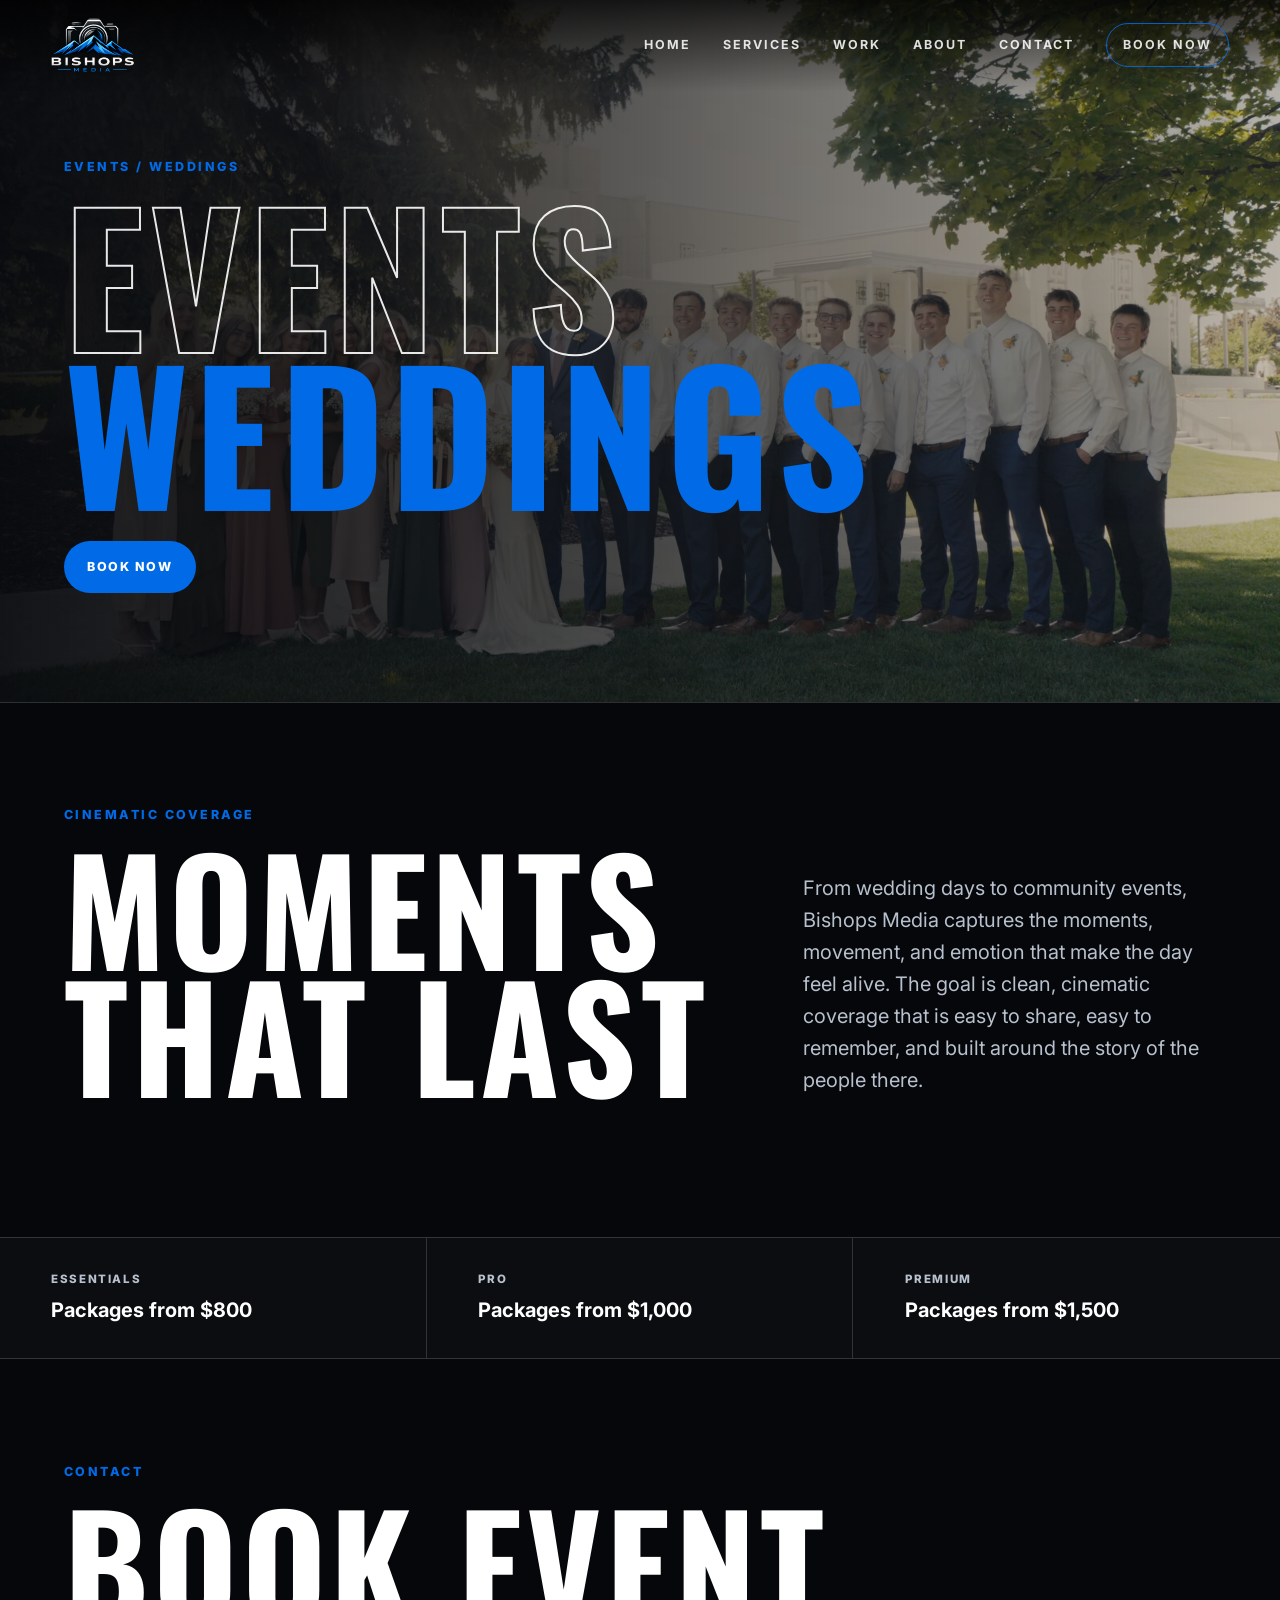
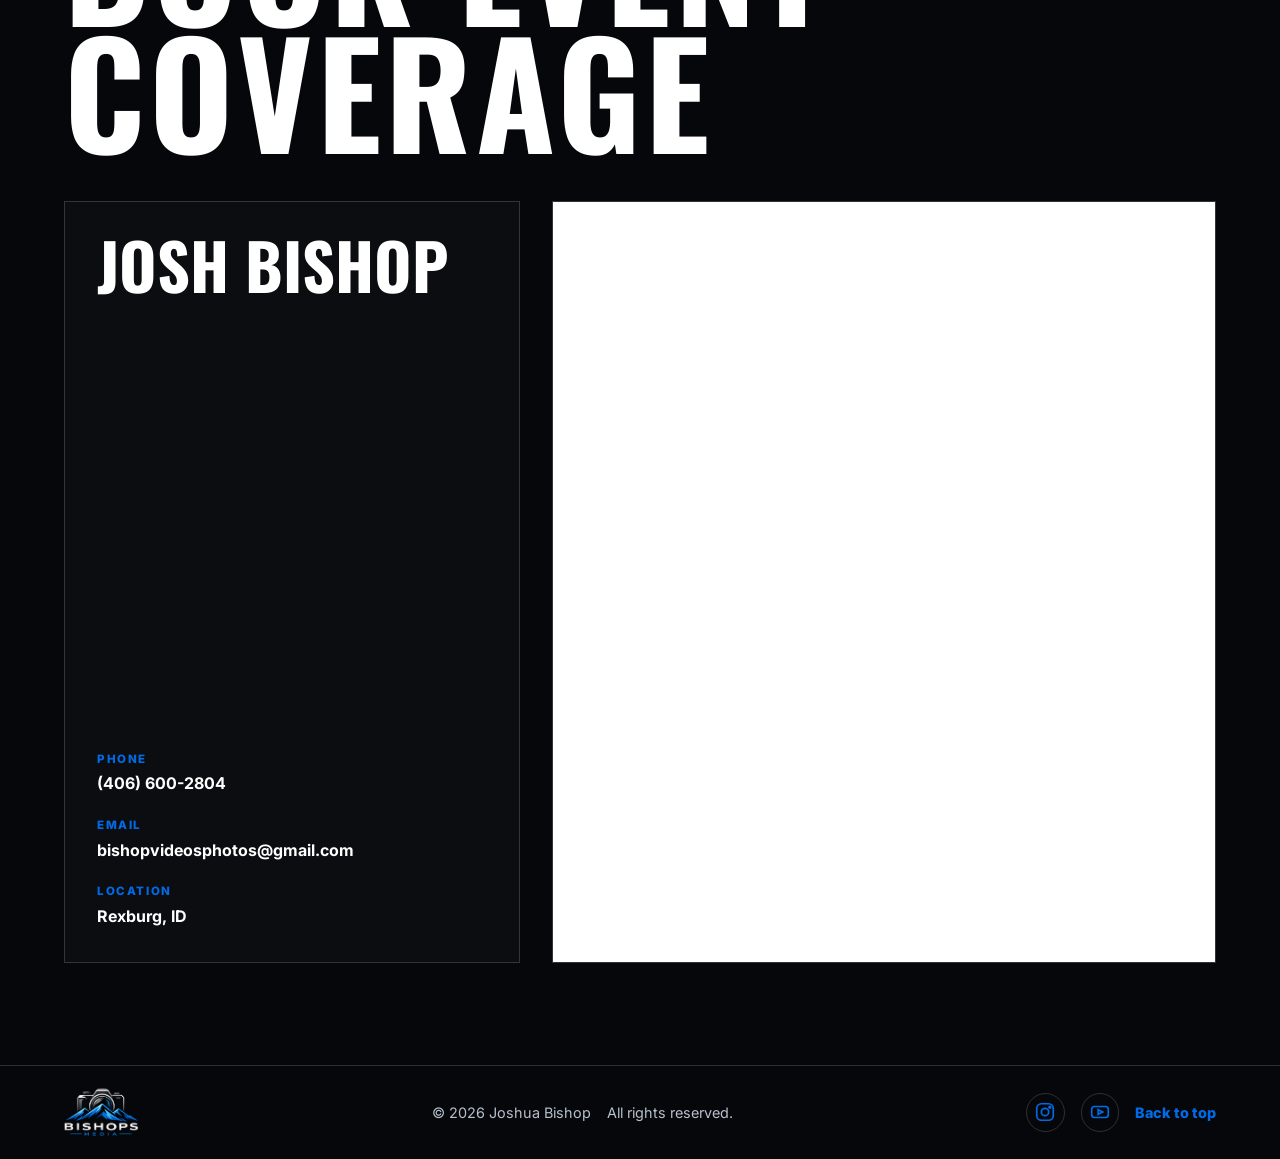
<file: events-weddings.html>
<!DOCTYPE html>
<html lang="en">
<head>
  <meta charset="UTF-8" />
  <meta name="viewport" content="width=device-width, initial-scale=1.0" />
  <meta name="description" content="Wedding and event video coverage from Bishops Media in Rexburg, Idaho." />
  <title>Events and Weddings | Bishops Media</title>
  <link rel="icon" type="image/webp" sizes="any" href="images/logo/logo-square.webp?v=2" />
  <link rel="shortcut icon" type="image/webp" href="images/logo/logo-square.webp?v=2" />
  <link rel="apple-touch-icon" href="images/logo/logo_2.webp" />

  <link rel="preconnect" href="https://fonts.googleapis.com">
  <link rel="preconnect" href="https://fonts.gstatic.com" crossorigin>
  <link href="https://fonts.googleapis.com/css2?family=Oswald:wght@500;600;700&family=Inter:wght@400;500;600;700&display=swap" rel="stylesheet">
  <link rel="stylesheet" href="styles/styles.css" />
  <script src="scripts/main.js" defer></script>
</head>
<body>
  <a class="skip-link" href="#main-content">Skip to main content</a>

  <header class="site-header" data-header>
    <a class="logo" href="index.html" aria-label="Bishops Media home">
      <img src="images/logo/logo_2.webp" alt="Bishops Media" />
    </a>

    <button class="nav-toggle" type="button" aria-label="Open navigation menu" aria-expanded="false" aria-controls="site-nav">
      <span></span>
      <span></span>
      <span></span>
    </button>

    <nav class="site-nav" id="site-nav" aria-label="Main navigation">
      <a href="index.html#home">Home</a>
      <div class="nav-item has-dropdown">
        <a class="nav-parent" href="index.html#services" aria-haspopup="true">Services</a>
        <div class="services-menu" aria-label="Service pages">
          <a href="video-marketing-ads.html">Video Marketing Ads</a>
          <a href="real-estate-media.html">Real Estate Media</a>
          <a href="events-weddings.html">Events and Weddings</a>
        </div>
      </div>
      <a href="index.html#work">Work</a>
      <a href="index.html#about">About</a>
      <a href="#contact">Contact</a>
      <a class="nav-cta" href="#contact">Book Now</a>
    </nav>
  </header>

  <main id="main-content">
    <section class="page-hero" aria-label="Events and weddings hero">
      <video class="page-hero-image page-hero-video" autoplay muted playsinline loop poster="https://placehold.co/1600x900/e5e7eb/6b7280?text=Events+%2F+Weddings">
        <source src="videos/wedding_broll.webm" type="video/webm" />
      </video>
      <div class="page-hero-overlay"></div>

      <div class="page-hero-content">
        <p class="eyebrow">Events / Weddings</p>
        <h1><span>Events</span> <span>Weddings</span></h1>
        <div class="hero-actions">
          <a class="button primary" href="#contact">Book Now</a>
        </div>
      </div>
    </section>

    <section class="service-detail section-padding" aria-labelledby="events-title">
      <div class="section-kicker">Cinematic Coverage</div>
      <div class="section-heading-grid detail-heading-grid">
        <h2 id="events-title">Moments<br>That Last</h2>
        <p>From wedding days to community events, Bishops Media captures the moments, movement, and emotion that make the day feel alive. The goal is clean, cinematic coverage that is easy to share, easy to remember, and built around the story of the people there.</p>
      </div>
    </section>


    <section class="pricing-strip" aria-label="Wedding and event package starting prices">
      <div>
        <span>Essentials</span>
        <strong>Packages from $800</strong>
      </div>
      <div>
        <span>Pro</span>
        <strong>Packages from $1,000</strong>
      </div>
      <div>
        <span>Premium</span>
        <strong>Packages from $1,500</strong>
      </div>
    </section>

    <section class="contact-section section-padding" id="contact" aria-labelledby="contact-title">
      <div class="contact-intro">
        <div class="section-kicker">Contact</div>
        <h2 id="contact-title">Book event coverage</h2>
      </div>

      <div class="contact-layout">
        <aside class="contact-card" aria-label="Josh Bishop contact information">
          <h3>Josh Bishop</h3>
          <ul>
            <li>
              <span>Phone</span>
              <a href="tel:+14066002804">(406) 600-2804</a>
            </li>
            <li>
              <span>Email</span>
              <a href="mailto:bishopvideosphotos@gmail.com">bishopvideosphotos@gmail.com</a>
            </li>
            <li>
              <span>Location</span>
              <p>Rexburg, ID</p>
            </li>
          </ul>
        </aside>

        <div class="google-form-wrap">
          <iframe
            class="google-form-frame"
            title="Bishops Media inquiry form"
            src="https://docs.google.com/forms/d/e/1FAIpQLSdzf8NrI7qWFJkRljMxCz3Irtu58FCvj5BtbxRIutSVyq_fuQ/viewform?embedded=true"
            width="640"
            height="760"
            loading="lazy">
            Loading…
          </iframe>
        </div>
      </div>
    </section>
  </main>

  <footer class="site-footer">
    <a class="footer-brand" href="index.html" aria-label="Bishops Media home">
      <img src="images/logo/logo_2.webp" alt="Bishops Media" />
    </a>

    <div class="footer-legal">
      <p>© <span data-current-year>2026</span> Joshua Bishop</p>
      <p>All rights reserved.</p>
    </div>

    <div class="footer-links">
      <a class="social-link" href="https://www.instagram.com/bishopsmedia_/" target="_blank" rel="noopener" aria-label="Bishops Media on Instagram">
        <svg aria-hidden="true" viewBox="0 0 24 24" width="22" height="22" focusable="false">
          <rect x="3" y="3" width="18" height="18" rx="5"></rect>
          <circle cx="12" cy="12" r="4"></circle>
          <circle cx="17.3" cy="6.7" r="1"></circle>
        </svg>
      </a>
      <a class="social-link" href="https://www.youtube.com/@bishopsmedia" target="_blank" rel="noopener" aria-label="Bishops Media on YouTube">
        <svg aria-hidden="true" viewBox="0 0 24 24" width="22" height="22" focusable="false">
          <rect x="3" y="6" width="18" height="12" rx="3"></rect>
          <path d="M10 9.5v5l5-2.5z"></path>
        </svg>
      </a>
      <a href="#main-content">Back to top</a>
    </div>
  </footer>
</body>
</html>
</file>
<file: styles/styles.css>
:root {
  --dark: #05070b;
  --dark-soft: #111721;
  --light: #ffffff;
  --muted: #b7c0cc;
  --blue: #016be7;
  --blue-soft: rgba(1, 107, 231, 0.08);
  --line: rgba(255, 255, 255, 0.16);
  --shadow: none;
  --heading-font: "Oswald", Arial, sans-serif;
  --body-font: "Inter", Arial, sans-serif;
}

* {
  box-sizing: border-box;
}

html {
  scroll-behavior: smooth;
}

body {
  margin: 0;
  background: var(--dark);
  color: var(--light);
  font-family: var(--body-font);
  line-height: 1.6;
}

img,
video {
  max-width: 100%;
  display: block;
}

a {
  color: inherit;
  text-decoration: none;
}

.skip-link {
  position: absolute;
  left: 1rem;
  top: -4rem;
  z-index: 200;
  background: var(--light);
  color: var(--dark);
  padding: 0.75rem 1rem;
  border-radius: 999px;
  transition: top 0.2s ease;
}

.skip-link:focus {
  top: 1rem;
}

.site-header {
  position: fixed;
  inset: 0 0 auto 0;
  z-index: 100;
  display: flex;
  align-items: center;
  justify-content: space-between;
  padding: 1.15rem clamp(1rem, 4vw, 4rem);
  background: linear-gradient(to bottom, rgba(0, 0, 0, 0.76), rgba(0, 0, 0, 0));
  transition: background 0.2s ease, padding 0.2s ease;
}

.site-header.is-scrolled {
  background: rgba(5, 7, 11, 0.92);
  border-bottom: 1px solid var(--line);
  backdrop-filter: blur(18px);
  padding-block: 0.8rem;
}

.logo {
  font-family: var(--heading-font);
  font-size: clamp(1.2rem, 3vw, 1.8rem);
  letter-spacing: 0.08em;
  text-transform: uppercase;
}

.logo span {
  color: var(--blue);
}

.site-nav {
  display: flex;
  align-items: center;
  gap: clamp(1rem, 2.5vw, 2.2rem);
  text-transform: uppercase;
  font-size: 0.78rem;
  font-weight: 700;
  letter-spacing: 0.16em;
}

.site-nav a {
  opacity: 0.86;
  transition: opacity 0.2s ease, color 0.2s ease;
}

.site-nav a:hover,
.site-nav a:focus-visible {
  color: var(--blue);
  opacity: 1;
}

.nav-cta {
  border: 1px solid var(--blue);
  border-radius: 999px;
  padding: 0.7rem 1rem;
  background: transparent;
}

.nav-cta:hover,
.nav-cta:focus-visible {
  background: rgba(255, 255, 255, 0.04);
}

.nav-toggle {
  display: none;
  background: transparent;
  border: 0;
  width: 2.5rem;
  padding: 0.4rem;
  cursor: pointer;
}

.nav-toggle span {
  display: block;
  height: 2px;
  margin: 0.42rem 0;
  background: var(--light);
  transition: transform 0.2s ease, opacity 0.2s ease;
}

.nav-toggle.is-open span:nth-child(1) {
  transform: translateY(8px) rotate(45deg);
}

.nav-toggle.is-open span:nth-child(2) {
  opacity: 0;
}

.nav-toggle.is-open span:nth-child(3) {
  transform: translateY(-8px) rotate(-45deg);
}

.hero {
  position: relative;
  min-height: 100svh;
  display: grid;
  align-items: center;
  overflow: hidden;
  isolation: isolate;
  padding: 8rem clamp(1.2rem, 5vw, 5rem) 5rem;
}

.hero-video,
.hero-overlay {
  position: absolute;
  inset: 0;
  width: 100%;
  height: 100%;
}

.hero-video {
  object-fit: cover;
  z-index: -3;
  background: linear-gradient(120deg, #111721, #05070b 58%, #016be7);
}

.hero-overlay {
  z-index: -2;
  background: linear-gradient(90deg, rgba(5, 7, 11, 0.9), rgba(5, 7, 11, 0.62) 46%, rgba(5, 7, 11, 0.3));
}

.hero-content {
  max-width: 1020px;
}

.eyebrow,
.section-kicker {
  color: var(--blue);
  text-transform: uppercase;
  letter-spacing: 0.2em;
  font-size: 0.78rem;
  font-weight: 800;
  margin: 0 0 1.1rem;
}

.hero h1,
.section-heading-grid h2,
.about-copy h2,
.contact-intro h2 {
  font-family: var(--heading-font);
  text-transform: uppercase;
  line-height: 0.88;
  letter-spacing: 0.03em;
  margin: 0;
}

.hero h1 {
  font-size: clamp(5rem, 17vw, 15rem);
  max-width: 9ch;
}

.hero h1 span {
  display: block;
}

.hero h1 span:first-child {
  color: transparent;
  -webkit-text-stroke: 2px rgba(255, 255, 255, 0.9);
}

.hero h1 span:last-child {
  color: var(--blue);
}

.hero-copy {
  max-width: 620px;
  margin: 1.6rem 0 0;
  color: rgba(255, 255, 255, 0.86);
  font-size: clamp(1rem, 2vw, 1.25rem);
}

.hero-actions {
  display: flex;
  flex-wrap: wrap;
  gap: 1rem;
  margin-top: 2rem;
}

.button {
  display: inline-flex;
  align-items: center;
  justify-content: center;
  min-height: 3.25rem;
  padding: 0.85rem 1.4rem;
  border-radius: 999px;
  font-weight: 800;
  text-transform: uppercase;
  letter-spacing: 0.12em;
  font-size: 0.78rem;
  border: 1px solid transparent;
  cursor: pointer;
  transition: background 0.2s ease, border-color 0.2s ease, color 0.2s ease;
}

.button:hover,
.button:focus-visible {
  border-color: var(--light);
}

.button.primary {
  background: var(--blue);
  color: var(--light);
}

.button.ghost {
  border-color: rgba(255, 255, 255, 0.36);
  background: rgba(255, 255, 255, 0.06);
}

.scroll-cue {
  position: absolute;
  right: clamp(1.2rem, 4vw, 4rem);
  bottom: 2rem;
  display: grid;
  place-items: center;
  width: 4.8rem;
  height: 4.8rem;
  border: 1px solid var(--line);
  border-radius: 999px;
  color: var(--muted);
  text-transform: uppercase;
  font-size: 0.7rem;
  letter-spacing: 0.16em;
}

.section-padding {
  padding: clamp(4rem, 8vw, 8rem) clamp(1.2rem, 5vw, 5rem);
}

.services-section {
  background: var(--dark);
}

.section-heading-grid {
  display: grid;
  grid-template-columns: minmax(0, 0.9fr) minmax(260px, 0.55fr);
  gap: clamp(1.5rem, 5vw, 5rem);
  align-items: end;
  margin-bottom: 2.4rem;
}

.section-heading-grid h2,
.contact-intro h2 {
  font-size: clamp(4rem, 12vw, 9rem);
}

.section-heading-grid p,
.contact-intro p,
.about-copy p {
  color: var(--muted);
  margin: 0;
  max-width: 640px;
}

.service-grid {
  display: grid;
  grid-template-columns: repeat(3, minmax(0, 1fr));
  gap: 1rem;
}

.service-card {
  position: relative;
  min-height: 520px;
  overflow: hidden;
  background: var(--dark-soft);
  border: 1px solid var(--line);
}

.service-card::after {
  content: "";
  position: absolute;
  inset: 0;
  background: linear-gradient(to top, rgba(5, 7, 11, 0.92), rgba(5, 7, 11, 0.34) 58%, rgba(5, 7, 11, 0.06));
}

.service-card img {
  width: 100%;
  height: 100%;
  min-height: 520px;
  object-fit: cover;
  transition: transform 0.35s ease;
}

.service-card:hover img,
.service-card:focus-visible img {
  transform: scale(1.02);
}

.service-card-content {
  position: absolute;
  inset: auto 0 0 0;
  z-index: 2;
  padding: 1.4rem;
}

.service-card-content span {
  display: inline-flex;
  margin-bottom: 1rem;
  color: var(--blue);
  font-weight: 900;
}

.service-card h3 {
  font-family: var(--heading-font);
  text-transform: uppercase;
  font-size: clamp(2rem, 4vw, 3.3rem);
  line-height: 0.95;
  margin: 0 0 0.8rem;
}

.service-card p {
  color: rgba(255, 255, 255, 0.78);
  margin: 0;
}

.pricing-strip {
  display: grid;
  grid-template-columns: repeat(3, minmax(0, 1fr));
  border-block: 1px solid var(--line);
  background: rgba(255, 255, 255, 0.025);
}

.pricing-strip div {
  padding: clamp(1.2rem, 3vw, 2rem) clamp(1.2rem, 4vw, 4rem);
  border-right: 1px solid var(--line);
}

.pricing-strip div:last-child {
  border-right: 0;
}

.pricing-strip span,
.pricing-strip strong {
  display: block;
}

.pricing-strip span {
  color: var(--muted);
  text-transform: uppercase;
  letter-spacing: 0.14em;
  font-size: 0.72rem;
  font-weight: 800;
  margin-bottom: 0.35rem;
}

.pricing-strip strong {
  font-size: clamp(1rem, 2vw, 1.25rem);
}

.about-section {
  display: grid;
  grid-template-columns: minmax(280px, 0.7fr) minmax(0, 1fr);
  gap: clamp(2rem, 6vw, 6rem);
  align-items: center;
  background: var(--dark);
}

.about-media {
  position: relative;
}

.about-media::before {
  content: "";
  position: absolute;
  inset: 1rem -1rem -1rem 1rem;
  border: 1px solid var(--line);
  z-index: 0;
}

.about-media img {
  position: relative;
  z-index: 1;
  aspect-ratio: 4 / 5;
  width: 100%;
  object-fit: cover;
  background: var(--dark-soft);
}

.about-copy h2 {
  font-size: clamp(3rem, 8vw, 6.8rem);
  max-width: 760px;
  margin-bottom: 1.4rem;
}

.about-copy blockquote {
  margin: 2rem 0;
  padding-left: 1rem;
  border-left: 4px solid var(--blue);
  color: var(--light);
  font-size: clamp(1.2rem, 2.5vw, 1.8rem);
  font-weight: 700;
}

.text-link {
  display: inline-flex;
  color: var(--blue);
  font-weight: 900;
  text-transform: uppercase;
  letter-spacing: 0.14em;
  font-size: 0.78rem;
}

.contact-section {
  background: var(--dark);
}

.contact-intro {
  margin-bottom: clamp(1.5rem, 4vw, 3rem);
}

.contact-layout {
  display: grid;
  grid-template-columns: minmax(260px, 0.55fr) minmax(320px, 0.8fr);
  gap: clamp(1rem, 3vw, 2rem);
  align-items: stretch;
}

.contact-card,
.contact-form {
  border: 1px solid var(--line);
  background: rgba(255, 255, 255, 0.025);
}

.contact-card {
  display: grid;
  align-content: space-between;
  gap: 2rem;
  padding: clamp(1.2rem, 3vw, 2rem);
}

.contact-card h3 {
  margin: 0;
  font-family: var(--heading-font);
  font-size: clamp(2.2rem, 5vw, 4rem);
  line-height: 0.95;
  text-transform: uppercase;
}

.contact-card ul {
  display: grid;
  gap: 1.2rem;
  list-style: none;
  padding: 0;
  margin: 0;
}

.contact-card li {
  display: grid;
  gap: 0.2rem;
}

.contact-card span {
  color: var(--blue);
  text-transform: uppercase;
  letter-spacing: 0.14em;
  font-size: 0.72rem;
  font-weight: 800;
}

.contact-card a,
.contact-card p {
  margin: 0;
  color: var(--light);
  font-weight: 700;
}

.contact-card a:hover,
.contact-card a:focus-visible {
  color: var(--blue);
}

.contact-form {
  display: grid;
  gap: 1rem;
  padding: clamp(1.2rem, 3vw, 2rem);
}

.contact-form label {
  display: grid;
  gap: 0.4rem;
  color: var(--muted);
  font-size: 0.86rem;
  font-weight: 700;
}

.contact-form input,
.contact-form select,
.contact-form textarea {
  width: 100%;
  border: 1px solid rgba(255, 255, 255, 0.2);
  background: rgba(0, 0, 0, 0.38);
  color: var(--light);
  font: inherit;
  padding: 0.95rem 1rem;
  border-radius: 0;
}

.contact-form input:focus,
.contact-form select:focus,
.contact-form textarea:focus {
  outline: 2px solid var(--blue);
  border-color: var(--blue);
}

.google-form-wrap {
  border: 1px solid var(--line);
  background: rgba(255, 255, 255, 0.025);
  overflow: hidden;
  min-height: 1177px;
}

.google-form-frame {
  display: block;
  width: 100%;
  max-width: 100%;
  height: 1177px;
  border: 0;
  background: #ffffff;
}

.site-footer {
  display: flex;
  align-items: center;
  justify-content: space-between;
  gap: 1.5rem;
  padding: 1.4rem clamp(1.2rem, 5vw, 5rem);
  color: var(--muted);
  border-top: 1px solid var(--line);
  font-size: 0.9rem;
}

.footer-legal,
.footer-links {
  display: flex;
  align-items: center;
  gap: 1rem;
  flex-wrap: wrap;
}

.site-footer p {
  margin: 0;
}

.site-footer a {
  color: var(--blue);
  font-weight: 800;
}

.instagram-link {
  display: inline-grid;
  place-items: center;
  width: 2.4rem;
  height: 2.4rem;
  border: 1px solid var(--line);
  border-radius: 999px;
}

.instagram-link svg {
  fill: none;
  stroke: currentColor;
  stroke-width: 1.8;
}

.instagram-link:hover,
.instagram-link:focus-visible {
  color: var(--light);
  border-color: var(--blue);
}

@media (max-width: 900px) {
  .nav-toggle {
    display: block;
    z-index: 101;
  }

  .site-nav {
    position: fixed;
    inset: 0;
    display: grid;
    place-content: center;
    gap: 1.7rem;
    background: rgba(5, 7, 11, 0.97);
    transform: translateX(100%);
    transition: transform 0.24s ease;
    font-size: 1rem;
  }

  .site-nav.is-open {
    transform: translateX(0);
  }

  .section-heading-grid,
  .about-section,
  .contact-layout {
    grid-template-columns: 1fr;
  }

  .service-grid,
  .pricing-strip {
    grid-template-columns: 1fr;
  }

  .pricing-strip div {
    border-right: 0;
    border-bottom: 1px solid var(--line);
  }

  .pricing-strip div:last-child {
    border-bottom: 0;
  }

  .service-card,
  .service-card img {
    min-height: 430px;
  }
}

@media (max-width: 560px) {
  .google-form-frame {
    height: 1250px;
  }

  .hero {
    padding-top: 7rem;
  }

  .hero h1 {
    font-size: clamp(4.4rem, 24vw, 7rem);
  }

  .scroll-cue {
    display: none;
  }

  .hero-actions,
  .site-footer,
  .footer-legal,
  .footer-links {
    align-items: stretch;
    flex-direction: column;
  }

  .button {
    width: 100%;
  }
}

@media (prefers-reduced-motion: reduce) {
  html {
    scroll-behavior: auto;
  }

  *,
  *::before,
  *::after {
    animation-duration: 0.01ms !important;
    animation-iteration-count: 1 !important;
    transition-duration: 0.01ms !important;
  }
}

/* Shared logo header, minimalist service dropdown, service pages, and gallery modal */
.logo {
  display: inline-flex;
  align-items: center;
  width: auto;
  min-width: 0;
  font-size: 0;
  letter-spacing: 0;
}

.logo img {
  display: block;
  width: auto;
  height: clamp(2.2rem, 4vw, 3.45rem);
  object-fit: contain;
}

.nav-item {
  position: relative;
  display: inline-flex;
  align-items: center;
}

.has-dropdown {
  padding-block: 0.85rem;
  margin-block: -0.85rem;
}

.nav-parent {
  display: inline-flex;
  align-items: center;
}

.services-menu {
  position: absolute;
  top: 100%;
  left: 50%;
  z-index: 120;
  display: grid;
  gap: 0.65rem;
  min-width: 230px;
  padding: 0.95rem 1rem;
  border: 1px solid var(--line);
  background: rgba(5, 7, 11, 0.94);
  backdrop-filter: blur(18px);
  transform: translate(-50%, -0.15rem);
  opacity: 0;
  pointer-events: none;
  transition: opacity 0.18s ease, transform 0.18s ease;
}

.services-menu a {
  display: block;
  color: var(--light);
  opacity: 0.82;
  font-size: 0.72rem;
  letter-spacing: 0.12em;
  line-height: 1.25;
}

.services-menu a:hover,
.services-menu a:focus-visible {
  color: var(--blue);
  opacity: 1;
}

.has-dropdown:hover .services-menu,
.has-dropdown:focus-within .services-menu {
  transform: translate(-50%, 0);
  opacity: 1;
  pointer-events: auto;
}

.footer-brand {
  display: inline-flex;
  align-items: center;
}

.footer-brand img {
  display: block;
  width: auto;
  height: clamp(2rem, 4vw, 3rem);
  object-fit: contain;
}

.site-footer {
  display: grid;
  grid-template-columns: auto minmax(0, 1fr) auto;
  align-items: center;
  gap: 1.5rem;
}

.footer-legal {
  justify-content: center;
}

.page-hero {
  position: relative;
  min-height: 78svh;
  display: grid;
  align-items: center;
  overflow: hidden;
  isolation: isolate;
  padding: 8rem clamp(1.2rem, 5vw, 5rem) 5rem;
}

.page-hero-image,
.page-hero-overlay {
  position: absolute;
  inset: 0;
  width: 100%;
  height: 100%;
}

.page-hero-image {
  z-index: -3;
  object-fit: cover;
  background: var(--dark-soft);
}

.page-hero-overlay {
  z-index: -2;
  background: linear-gradient(90deg, rgba(5, 7, 11, 0.92), rgba(5, 7, 11, 0.66) 48%, rgba(5, 7, 11, 0.25));
}

.page-hero-content {
  max-width: 1080px;
}

.page-hero h1 {
  font-family: var(--heading-font);
  text-transform: uppercase;
  line-height: 0.88;
  letter-spacing: 0.03em;
  margin: 0;
  font-size: clamp(4.4rem, 14vw, 13rem);
  max-width: 8.5ch;
}

.page-hero h1 span {
  display: block;
}

.page-hero h1 span:first-child {
  color: transparent;
  -webkit-text-stroke: 2px rgba(255, 255, 255, 0.9);
}

.page-hero h1 span:last-child {
  color: var(--blue);
}

.service-detail {
  border-top: 1px solid var(--line);
}

.detail-heading-grid p {
  color: var(--muted);
  font-size: clamp(1rem, 1.8vw, 1.25rem);
  max-width: 720px;
}

.gallery-section {
  border-top: 1px solid var(--line);
  background: rgba(255, 255, 255, 0.015);
}

.gallery-grid {
  display: grid;
  grid-template-columns: repeat(4, minmax(0, 1fr));
  grid-auto-flow: dense;
  gap: 0.75rem;
}

.gallery-tile {
  position: relative;
  display: block;
  width: 100%;
  padding: 0;
  border: 1px solid var(--line);
  background: var(--dark-soft);
  cursor: pointer;
  overflow: hidden;
}

.gallery-tile.featured {
  grid-column: span 2;
  grid-row: span 2;
}

.events-gallery-grid {
  grid-template-columns: repeat(6, minmax(0, 1fr));
}

.events-gallery-grid .gallery-tile.wide {
  grid-column: span 3;
}

.events-gallery-grid .gallery-tile.tall {
  grid-column: span 2;
  grid-row: span 2;
}

.events-gallery-grid .gallery-tile.medium {
  grid-column: span 2;
}

.events-gallery-grid .gallery-tile.small {
  grid-column: span 1;
}

.events-gallery-grid .gallery-tile.wide img {
  min-height: 340px;
  aspect-ratio: 16 / 9;
}

.events-gallery-grid .gallery-tile.tall img {
  min-height: 620px;
  aspect-ratio: 3 / 5;
}

.events-gallery-grid .gallery-tile.medium img,
.events-gallery-grid .gallery-tile.small img {
  min-height: 290px;
}

.gallery-tile img {
  width: 100%;
  height: 100%;
  min-height: 220px;
  aspect-ratio: 4 / 3;
  object-fit: cover;
  transition: transform 0.25s ease, opacity 0.25s ease;
}

.gallery-tile.featured img {
  min-height: 460px;
}


.gallery-tile.crop-left img {
  object-position: 25% 50%;
}

.gallery-tile.crop-right img {
  object-position: 75% 50%;
}

.gallery-tile.crop-top img {
  object-position: 50% 20%;
}

.gallery-tile.crop-bottom img {
  object-position: 50% 78%;
}

.gallery-tile:hover img,
.gallery-tile:focus-visible img {
  transform: scale(1.02);
  opacity: 0.9;
}

.lightbox {
  position: fixed;
  inset: 0;
  z-index: 500;
  display: grid;
  place-items: center;
  padding: clamp(1rem, 4vw, 4rem);
  background: rgba(0, 0, 0, 0.9);
  opacity: 0;
  pointer-events: none;
  transition: opacity 0.2s ease;
}

.lightbox.is-open {
  opacity: 1;
  pointer-events: auto;
}

body.lightbox-open {
  overflow: hidden;
}

.lightbox-frame {
  margin: 0;
  max-width: min(1100px, 86vw);
  max-height: 86vh;
}

.lightbox-frame img {
  max-width: 100%;
  max-height: 86vh;
  object-fit: contain;
  border: 1px solid rgba(255, 255, 255, 0.18);
  background: var(--dark);
}

.lightbox-close,
.lightbox-control {
  position: absolute;
  display: grid;
  place-items: center;
  border: 1px solid rgba(255, 255, 255, 0.28);
  background: rgba(5, 7, 11, 0.42);
  color: var(--light);
  cursor: pointer;
  transition: background 0.18s ease, border-color 0.18s ease;
}

.lightbox-close:hover,
.lightbox-close:focus-visible,
.lightbox-control:hover,
.lightbox-control:focus-visible {
  background: rgba(255, 255, 255, 0.1);
  border-color: var(--blue);
}

.lightbox-close {
  top: 1rem;
  right: 1rem;
  width: 2.8rem;
  height: 2.8rem;
  border-radius: 999px;
  font-size: 1.9rem;
  line-height: 1;
}

.lightbox-control {
  top: 50%;
  width: 3.1rem;
  height: 4.4rem;
  transform: translateY(-50%);
  font-size: 2.8rem;
  line-height: 1;
}

.lightbox-prev {
  left: clamp(0.75rem, 3vw, 2rem);
}

.lightbox-next {
  right: clamp(0.75rem, 3vw, 2rem);
}

@media (max-width: 900px) {
  .site-nav {
    align-content: center;
    justify-items: center;
  }

  .nav-item {
    display: grid;
    justify-items: center;
    gap: 0.8rem;
  }

  .has-dropdown {
    padding-block: 0;
    margin-block: 0;
  }

  .services-menu {
    position: static;
    min-width: 0;
    padding: 0;
    border: 0;
    background: transparent;
    backdrop-filter: none;
    transform: none;
    opacity: 1;
    pointer-events: auto;
  }

  .has-dropdown:hover .services-menu,
  .has-dropdown:focus-within .services-menu {
    transform: none;
  }

  .services-menu a {
    font-size: 0.78rem;
    text-align: center;
  }

  .gallery-grid,
  .events-gallery-grid {
    grid-template-columns: repeat(2, minmax(0, 1fr));
  }

  .gallery-tile.featured,
  .events-gallery-grid .gallery-tile.wide,
  .events-gallery-grid .gallery-tile.tall,
  .events-gallery-grid .gallery-tile.medium,
  .events-gallery-grid .gallery-tile.small {
    grid-column: span 1;
    grid-row: span 1;
  }

  .gallery-tile.featured img,
  .gallery-tile img,
  .events-gallery-grid .gallery-tile.wide img,
  .events-gallery-grid .gallery-tile.tall img,
  .events-gallery-grid .gallery-tile.medium img,
  .events-gallery-grid .gallery-tile.small img {
    min-height: 280px;
    aspect-ratio: 4 / 3;
  }

  .site-footer {
    grid-template-columns: 1fr;
    justify-items: center;
    text-align: center;
  }

  .footer-legal,
  .footer-links {
    justify-content: center;
  }
}

@media (max-width: 560px) {
  .google-form-frame {
    height: 1250px;
  }

  .logo img {
    height: 2.15rem;
  }

  .page-hero {
    min-height: 72svh;
    padding-top: 7rem;
  }

  .page-hero h1 {
    font-size: clamp(4rem, 21vw, 6.6rem);
  }

  .gallery-grid,
  .events-gallery-grid {
    grid-template-columns: 1fr;
  }

  .lightbox-control {
    top: auto;
    bottom: 1rem;
    transform: none;
    width: 3rem;
    height: 3rem;
    font-size: 2rem;
    border-radius: 999px;
  }

  .lightbox-prev {
    left: calc(50% - 4rem);
  }

  .lightbox-next {
    right: calc(50% - 4rem);
  }
}



/* July 25 responsive nav, favicon support, video gallery updates */
.logo img {
  height: clamp(2.35rem, 4.2vw, 3.65rem);
}

.nav-toggle {
  position: relative;
  width: 2.75rem;
  height: 2.75rem;
  padding: 0;
}

.nav-toggle span {
  position: absolute;
  left: 0.55rem;
  right: 0.55rem;
  top: 50%;
  height: 2px;
  margin: 0;
  transform-origin: center;
}

.nav-toggle span:nth-child(1) {
  transform: translateY(-8px);
}

.nav-toggle span:nth-child(2) {
  transform: translateY(0);
}

.nav-toggle span:nth-child(3) {
  transform: translateY(8px);
}

.nav-toggle.is-open span:nth-child(1) {
  transform: translateY(0) rotate(45deg);
}

.nav-toggle.is-open span:nth-child(2) {
  opacity: 0;
}

.nav-toggle.is-open span:nth-child(3) {
  transform: translateY(0) rotate(-45deg);
}

.has-dropdown {
  padding: 0.9rem 0;
  margin: -0.9rem 0;
}

.has-dropdown::after {
  content: "";
  position: absolute;
  top: 100%;
  left: -1.25rem;
  right: -1.25rem;
  height: 1rem;
}

.services-menu {
  top: calc(100% + 0.15rem);
}

.video-gallery-grid {
  grid-template-columns: repeat(5, minmax(0, 1fr));
}

.video-gallery-grid .gallery-tile.featured {
  grid-column: span 3;
  grid-row: span 2;
}

.video-gallery-grid .gallery-tile.tall {
  grid-column: span 2;
  grid-row: span 2;
}

.video-gallery-grid .gallery-tile.wide {
  grid-column: span 5;
}

.video-gallery-grid .gallery-tile.featured img,
.video-gallery-grid .gallery-tile.tall img {
  min-height: 560px;
  aspect-ratio: 9 / 16;
}

.video-gallery-grid .gallery-tile.wide img {
  min-height: 340px;
  aspect-ratio: 16 / 7;
}

.play-mark {
  position: absolute;
  inset: auto auto 1rem 1rem;
  z-index: 2;
  display: grid;
  place-items: center;
  width: 3rem;
  height: 3rem;
  border: 1px solid rgba(255, 255, 255, 0.32);
  border-radius: 999px;
  background: rgba(5, 7, 11, 0.58);
  color: var(--light);
  font-size: 1rem;
  line-height: 1;
}

.lightbox-frame video {
  display: block;
  width: min(900px, 86vw);
  max-height: 86vh;
  border: 1px solid rgba(255, 255, 255, 0.18);
  background: var(--dark);
}

.lightbox-frame img[hidden],
.lightbox-frame video[hidden] {
  display: none;
}

@media (max-width: 900px) {
  .nav-toggle {
    display: block;
  }

  .has-dropdown {
    padding: 0;
    margin: 0;
  }

  .has-dropdown::after {
    display: none;
  }

  .video-gallery-grid {
    grid-template-columns: repeat(2, minmax(0, 1fr));
  }

  .video-gallery-grid .gallery-tile.featured,
  .video-gallery-grid .gallery-tile.tall,
  .video-gallery-grid .gallery-tile.wide {
    grid-column: span 1;
    grid-row: span 1;
  }

  .video-gallery-grid .gallery-tile.featured img,
  .video-gallery-grid .gallery-tile.tall img,
  .video-gallery-grid .gallery-tile.wide img {
    min-height: 320px;
    aspect-ratio: 4 / 3;
  }
}

@media (max-width: 560px) {
  .google-form-frame {
    height: 1250px;
  }

  .video-gallery-grid {
    grid-template-columns: 1fr;
  }

  .logo img {
    height: 2.25rem;
  }
}


/* Wedding b-roll and placeholder media cleanup */
.page-hero-video {
  object-fit: cover;
}

.gallery-tile video {
  display: block;
  width: 100%;
  height: 100%;
  min-height: 220px;
  aspect-ratio: 4 / 3;
  object-fit: cover;
  transition: transform 0.25s ease, opacity 0.25s ease;
}

.gallery-tile:hover video,
.gallery-tile:focus-visible video {
  transform: scale(1.02);
  opacity: 0.9;
}

.gallery-tile.featured video {
  min-height: 460px;
}

.events-gallery-grid .gallery-tile.wide video {
  min-height: 340px;
  aspect-ratio: 16 / 9;
}

.events-gallery-grid .gallery-tile.tall video {
  min-height: 620px;
  aspect-ratio: 3 / 5;
}

.events-gallery-grid .gallery-tile.medium video,
.events-gallery-grid .gallery-tile.small video {
  min-height: 290px;
}

@media (max-width: 900px) {
  .events-gallery-grid .gallery-tile.wide video,
  .events-gallery-grid .gallery-tile.tall video,
  .events-gallery-grid .gallery-tile.medium video,
  .events-gallery-grid .gallery-tile.small video {
    min-height: 320px;
    aspect-ratio: 4 / 3;
  }
}


/* Service card and hero video media updates */
.service-card video {
  width: 100%;
  height: 100%;
  min-height: 520px;
  object-fit: cover;
  transition: transform 0.35s ease, opacity 0.25s ease;
}

.service-card:hover video,
.service-card:focus-visible video {
  transform: scale(1.02);
  opacity: 0.92;
}

.video-hero-triptych {
  z-index: -3;
  display: grid;
  grid-template-columns: repeat(3, minmax(0, 1fr));
  gap: 0;
  background: var(--dark-soft);
}

.video-hero-triptych video {
  width: 100%;
  height: 100%;
  object-fit: cover;
  opacity: 0.84;
  border-right: 1px solid rgba(255, 255, 255, 0.08);
}

.video-hero-triptych video:nth-child(2) {
  opacity: 0.72;
}

.video-hero-triptych video:last-child {
  border-right: 0;
}

.event-preview video {
  width: 100%;
  height: 460px;
  object-fit: cover;
  background: var(--dark-soft);
}

@media (max-width: 900px) {
  .service-card,
  .service-card img,
  .service-card video {
    min-height: 430px;
  }

  .video-hero-triptych {
    grid-template-columns: 1fr;
  }

  .video-hero-triptych video {
    display: none;
    border-right: 0;
  }

  .video-hero-triptych video:first-child {
    display: block;
  }

  .event-preview video {
    height: 360px;
  }
}

/* August 27 refinements: whole-card service hover, restrained video galleries */
.service-grid {
  overflow: visible;
  padding: 0.65rem;
  margin: -0.65rem;
}

.service-card {
  transition: transform 0.24s ease, border-color 0.24s ease, background 0.24s ease;
  transform-origin: center;
  will-change: transform;
}

.service-card img,
.service-card video {
  transition: opacity 0.24s ease;
}

.service-card:hover img,
.service-card:focus-visible img,
.service-card:hover video,
.service-card:focus-visible video {
  transform: none;
  opacity: 1;
}

@media (hover: hover) and (pointer: fine) {
  .service-card:hover,
  .service-card:focus-visible {
    transform: scale(1.035);
    z-index: 5;
    border-color: rgba(255, 255, 255, 0.34);
  }
}

.video-gallery-grid {
  max-width: min(1120px, 100%);
  margin-inline: auto;
  grid-template-columns: repeat(3, minmax(0, 1fr));
  align-items: start;
}

.video-gallery-grid .gallery-tile.featured,
.video-gallery-grid .gallery-tile.tall,
.video-gallery-grid .gallery-tile.wide {
  grid-column: span 1;
  grid-row: span 1;
}

.video-gallery-grid .gallery-tile img,
.video-gallery-grid .gallery-tile video,
.video-gallery-grid .gallery-tile.featured img,
.video-gallery-grid .gallery-tile.tall img,
.video-gallery-grid .gallery-tile.wide img {
  min-height: 0;
  height: clamp(320px, 38vw, 500px);
  aspect-ratio: 9 / 16;
  object-fit: cover;
}

.lightbox-frame video {
  width: min(720px, 86vw);
  max-height: 84vh;
  object-fit: contain;
}

@media (min-width: 1400px) {
  .video-gallery-grid {
    max-width: 1040px;
  }
}

@media (max-width: 900px) {
  .service-grid {
    padding: 0;
    margin: 0;
  }

  .video-gallery-grid {
    grid-template-columns: repeat(2, minmax(0, 1fr));
  }

  .video-gallery-grid .gallery-tile img,
  .video-gallery-grid .gallery-tile video,
  .video-gallery-grid .gallery-tile.featured img,
  .video-gallery-grid .gallery-tile.tall img,
  .video-gallery-grid .gallery-tile.wide img {
    height: auto;
    min-height: 320px;
    aspect-ratio: 4 / 3;
  }
}

@media (max-width: 560px) {
  .video-gallery-grid {
    grid-template-columns: 1fr;
  }
}

/* Revert homepage service cards to the original subtle media zoom */
.service-grid {
  overflow: initial;
  padding: 0;
  margin: 0;
}

.service-card {
  transform: none;
  transition: border-color 0.24s ease, background 0.24s ease;
  will-change: auto;
}

@media (hover: hover) and (pointer: fine) {
  .service-card:hover,
  .service-card:focus-visible {
    transform: none;
    z-index: auto;
    border-color: var(--line);
  }
}

.service-card img,
.service-card video {
  transition: transform 0.35s ease, opacity 0.25s ease;
}

.service-card:hover img,
.service-card:focus-visible img,
.service-card:hover video,
.service-card:focus-visible video {
  transform: scale(1.02);
  opacity: 0.92;
}

/* Video Marketing page: return to an asymmetrical gallery with more breathing room */
.video-gallery-grid {
  max-width: min(1180px, 100%);
  margin-inline: auto;
  display: grid;
  grid-template-columns: repeat(6, minmax(0, 1fr));
  gap: clamp(1.35rem, 2.5vw, 2.75rem);
  align-items: start;
}

.video-gallery-grid .gallery-tile.featured {
  grid-column: 1 / span 3;
  grid-row: span 2;
}

.video-gallery-grid .gallery-tile.tall {
  grid-column: 4 / span 3;
  grid-row: span 2;
  margin-top: clamp(2rem, 5vw, 5rem);
}

.video-gallery-grid .gallery-tile.wide {
  grid-column: 2 / span 4;
  grid-row: span 1;
  margin-top: clamp(1rem, 3vw, 2rem);
}

.video-gallery-grid .gallery-tile img,
.video-gallery-grid .gallery-tile video,
.video-gallery-grid .gallery-tile.featured img,
.video-gallery-grid .gallery-tile.tall img,
.video-gallery-grid .gallery-tile.wide img {
  width: 100%;
  height: auto;
  min-height: 0;
  object-fit: cover;
}

.video-gallery-grid .gallery-tile.featured img,
.video-gallery-grid .gallery-tile.featured video {
  aspect-ratio: 4 / 5;
  min-height: clamp(420px, 42vw, 620px);
}

.video-gallery-grid .gallery-tile.tall img,
.video-gallery-grid .gallery-tile.tall video {
  aspect-ratio: 3 / 4;
  min-height: clamp(400px, 40vw, 600px);
}

.video-gallery-grid .gallery-tile.wide img,
.video-gallery-grid .gallery-tile.wide video {
  aspect-ratio: 16 / 9;
  min-height: clamp(280px, 25vw, 390px);
}

@media (max-width: 900px) {
  .video-gallery-grid {
    max-width: 100%;
    grid-template-columns: 1fr;
    gap: 1.25rem;
  }

  .video-gallery-grid .gallery-tile.featured,
  .video-gallery-grid .gallery-tile.tall,
  .video-gallery-grid .gallery-tile.wide {
    grid-column: 1;
    grid-row: span 1;
    margin-top: 0;
  }

  .video-gallery-grid .gallery-tile img,
  .video-gallery-grid .gallery-tile video,
  .video-gallery-grid .gallery-tile.featured img,
  .video-gallery-grid .gallery-tile.tall img,
  .video-gallery-grid .gallery-tile.wide img {
    min-height: 320px;
    aspect-ratio: 4 / 3;
  }
}

/* Final refinements: homepage service cards and embedded Google Form sizing */
.service-card {
  transition: transform 0.28s ease, border-color 0.28s ease, background 0.28s ease;
  will-change: transform;
}

.service-card img,
.service-card video {
  width: 100%;
  height: 100%;
  min-height: 520px;
  object-fit: cover;
  transition: opacity 0.25s ease;
  transform: none;
}

.service-card:hover img,
.service-card:focus-visible img,
.service-card:hover video,
.service-card:focus-visible video {
  transform: none;
  opacity: 0.94;
}

@media (hover: hover) and (pointer: fine) {
  .service-card:hover,
  .service-card:focus-visible {
    transform: scale(1.035);
    border-color: rgba(255, 255, 255, 0.32);
    z-index: 3;
  }
}

.google-form-wrap {
  min-height: 0;
}

.google-form-frame {
  height: 760px;
}

@media (max-width: 900px) {
  .service-card,
  .service-card img,
  .service-card video {
    min-height: 430px;
  }

  .service-card:hover,
  .service-card:focus-visible {
    transform: none;
  }

  .google-form-frame {
    height: 840px;
  }
}

@media (max-width: 560px) {
  .google-form-frame {
    height: 920px;
  }
}

/* Social footer buttons */
.social-link {
  display: inline-grid;
  place-items: center;
  width: 2.4rem;
  height: 2.4rem;
  border: 1px solid var(--line);
  border-radius: 999px;
}

.social-link svg {
  fill: none;
  stroke: currentColor;
  stroke-width: 1.8;
}

.social-link:hover,
.social-link:focus-visible {
  color: var(--light);
  border-color: var(--blue);
}
</file>
